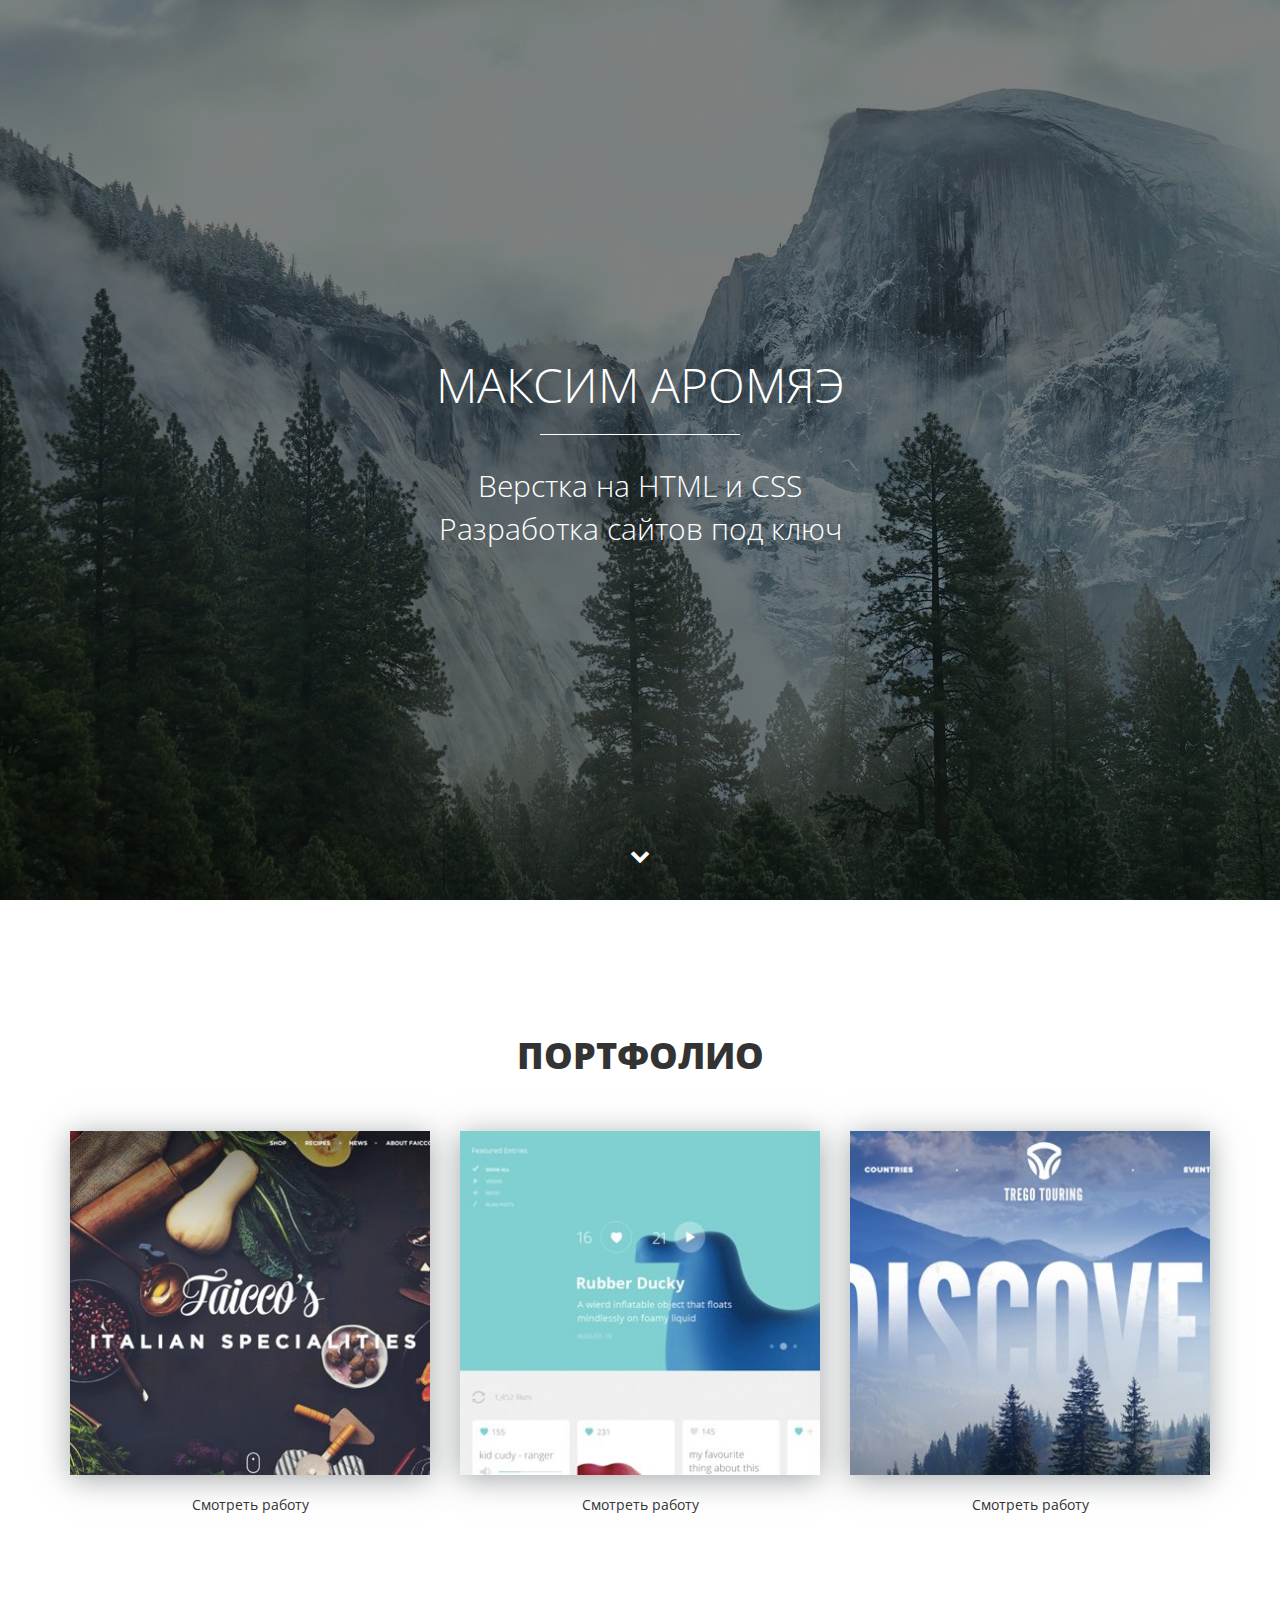
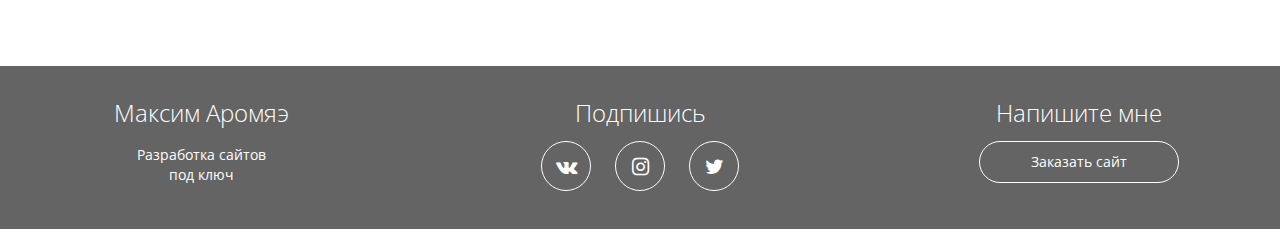
<file: index.html>
<!DOCTYPE html>
<html lang="ru">
  <head>
    <meta charset="utf-8">
    <meta http-equiv="X-UA-Compatible" content="IE=edge">
    <meta name="viewport" content="width=device-width, initial-scale=1">
    <meta property="og:url" content="">
    <meta property="og:type" content="website">
    <meta property="og:title" content="Артем Исламов - верстка сайтов на HTML и CSS">
    <meta property="og:image" content="">
    <meta property="og:description" content="Закажите разработку сайта без посредников от 5 990 рублей">
    <meta property="og:site_name" content="Портфолио верстальщика">
    <meta property="article:author" content="Артем Исламов">
    <title>Максим Аромяэ - Портфолио</title>
    <link href="css/bootstrap.min.css" rel="stylesheet">
    <link href="css/style.css" rel="stylesheet">
    <link rel="shortcut icon" type="image/x-icon" href="favicon.ico">
    <link href="https://fonts.googleapis.com/css?family=Open+Sans:400,700&amp;subset=cyrillic" rel="stylesheet">
    <link rel="stylesheet" href="css/fontello.css">
    <link rel="stylesheet" href="css/fontello-embedded.css">
    <link href="https://maarom.github.io/favicon.ico" type="image/x-icon"> 
    <link rel="shortcut icon" href="https://maarom.github.io/favicon.ico" type="image/x-icon"> 

    <!--[if lt IE 9]>
      <script src="https://oss.maxcdn.com/html5shiv/3.7.3/html5shiv.min.js"></script>
      <script src="https://oss.maxcdn.com/respond/1.4.2/respond.min.js"></script>
    <![endif]-->
  </head>
  <body>
  <div class="main">
    <div class="main-overlay"></div>
    <div class="wrapper">
      <div class="main-header">
        <h1>Максим Аромяэ</h1>
        <div class="main-line"></div>
        <p>Верстка на HTML и CSS<br>Разработка сайтов под ключ</p>
     </div>
    </div>
    <a href="#portfolio" class="main-down slowly"><i class="icon-down"></i></a>
  </div>
  <div class="portfolio" id ="portfolio">
    <div class="container">
      <h2 class="section-header">
        Портфолио
      </h2>
      <div class="row">
        <div class="col-md-4">
          <div class="portfolio-block">
            <img src="img/portfolio/1.jpg" alt="Работа №1">
          <a data-toggle="modal" data-work='work-1' href="#work">Смотреть работу</a>
        </div>
        </div>
        <div class="col-md-4">
          <div class="portfolio-block">
            <img src="img/portfolio/2.jpg" alt="Работа №2">
            <a data-toggle="modal" data-work='work-2' href="#work">Смотреть работу</a>
          </div>
        </div>
        <div class="col-md-4">
          <div class="portfolio-block">
            <img src="img/portfolio/3.jpg" alt="Работа №3">

            <a data-toggle="modal" data-work='work-3' href="#work">Смотреть работу</a>
          </div>
        </div>
      </div>
    </div>
  </div>
  <div class="footer">
    <div class="container">
    <div class="row">
      <div class="col-md-3">
      <strong>Максим Аромяэ</strong>
      <p>Разработка сайтов<br> под ключ</p>
      </div>
      <div class="col-md-6">
        <strong>Подпишись</strong>
        <div class="social-links">
          <a href="https://vk.com/m.aromae"><i class="icon-vk"></i></a>
          <a href="https://www.instagram.com/lmpulseee/"><i class="icon-instagram"></i></a>
          <a href="https://twitter.com/"><i class="icon-twitter"></i></a>
        </div>
      </div>
      <div class="col-md-3"><strong>Напишите мне</strong><a href="https://vk.me/m.aromae" class="offer-btn">Заказать сайт</a></div>
    </div>
    </div>
  </div>
  <!-- Modal -->
<div class="modal fade" id="work" role="dialog">
  <div class="modal-dialog" role="document">
    <div class="modal-content">
      <div class="modal-header">
        <button type="button" class="close" data-dismiss="modal" aria-label="Close"><span aria-hidden="true">&times;</span></button>
        <h4 class="modal-title">Описание</h4>
      </div>
      <div class="modal-body">
       
      </div>
      <div class="modal-footer">
      </div>
    </div>
  </div>
</div>

    <!-- jQuery (necessary for Bootstrap's JavaScript plugins) -->
    <script src="https://ajax.googleapis.com/ajax/libs/jquery/1.12.4/jquery.min.js"></script>
    <script src="js/bootstrap.min.js"></script>
    <script>
      $(function() {
        var link = $('a[data-toggle="modal"]');
        link.on('click',function(event){
          var work = $(this).attr('data-work');
          var modal = $('.modal');
          modal.find('.modal-body').load(work+'.html');
        });
      });
    </script>
    <script>
      $(document).ready(function(){
        $(".slowly").on("click", function(event){
          event.preventDefault();
          var id = $(this).attr('href'),
          top = $(id).offset().top;
          $('body,html').animate({scrollTop: top}, 800);
        });
      });
    </script>
  </body>
</html>
</file>
<file: css/style.css>
body {
	font-family: 'Open Sans', sans-serif;
}
html{
	font-size: 10px;
}
a:active, a:focus, a:visited {
	text-decoration: none;
	outline: none;
}
.wrapper {
	display:table-cell;
	vertical-align:middle;
}
.main {

	position: relative;
	display:table;
	text-align: center;
	background-color: black;
	color: #fff;
	width: 100%;
	height: 100vh;
	background: #000 url(../img/main-bg.jpg) center center no-repeat;
}
.main-overlay {
	z-index: 1;
	height: 100%;
	width: 100%;
	position: absolute;
	background: rgba(0,0,0,0.5);
}
.main p {
	font-size: 3rem;
	font-weight: 300;
}
.main-header {
	position: relative;
	z-index: 2;
}
.main h1 {
	margin-bottom: 1.4rem;
	font-weight: 300;
	text-transform: uppercase;
	font-size: 4.8rem;
}
.main-line {
	height: 1px;
	width: 200px;
	background-color: #fff;
	margin: 0 auto;
}
.main-down {
	position: absolute;
	bottom: 2rem;
	color: #fff;
	z-index: 3;
	display: inline-block;
	font-size: 2rem;
	width: 50px;
	height: 50px;
	border-radius: 50%;
	line-height: 50px;
	border:1px solid transparent;
	left: 50%;
	margin-left: -25px;
	transition: 0.2s;
}
.main-down:hover {
color: #fff;
border-color: #fff;
}
/* Section with Portfolio */
.portfolio {
	padding: 10rem 0px;
	text-align: center;
}
.section-header {
	text-transform: uppercase;
	font-weight: 800;
	font-size: 3.6rem;
	margin-bottom: 5rem;
}
.portfolio img {
	width: 100%;
	max-width: 360px;
	box-shadow: 0px 4px 29px 0px rgba(87, 92, 97, 0.54)
}
.portfolio a{
	display: block;
	margin: 2rem auto 5rem;
	color:#333;
	border-bottom: 1px solid transparent;
	width: 12rem;

}
.portfolio a:hover{
	text-decoration: none;
	border-bottom: 1px dotted #333;
}
/* Footer */
.footer{
	background-color: #646464;
	text-align: center;
	color:#fff;
	padding: 3rem 0;
}
.footer strong {
	font-weight: 300;
	font-size: 2.4rem;
}
.social-links{
	margin-top: 1rem;
}
.social-links a {
	width: 5rem;
	height: 5rem;
	line-height: 5rem;
	display: inline-block;
	color:#fff;
	border: solid 1px #fff;
	border-radius: 50%;
	margin-left: 1rem;
	margin-right: 1rem;
	font-size: 2rem;
	transition: 0.2s;
}
.social-links a:hover {
	background-color: #fff;
	color:#646464;
}
.offer-btn {
	display: block;
	width: 80%;
	max-width: 200px;
	margin: 1rem auto;
	border:1px solid #fff;
	padding-top: 1rem;
	padding-bottom: 1rem;
	color: #fff;
	border-radius: 100px;
	transition: 0.2s;
}
.offer-btn:hover {
	background-color: #fff;
	color: #646464;
	text-decoration: none;
}
.modal img {
	width: 100%;
}
.modal-title {
	font-size: 2rem;
	font-weight: 800;
}
.close {
	background-color: transparent;
	border: none;
	font-size: 2.5rem;
	position: absolute;
	right: 2rem;
	top: 1rem;
}
.modal-btn {
	display: inline-block;
	padding:10px 20px;
	border: 1px solid #333;
	color: #333;
	border-radius: 5px;
}
.modal-btn:hover {
	background-color: #333;
	text-decoration: none;
	color:#fff;
}
@media (min-width: 0px) and (max-width: 780px) {
html {
	font-size: 7px;
}
.footer strong {
	margin: 2rem;
	display:inline-block;
}
.portfolio a{
	width: 20rem;
}
}
</file>
<file: css/fontello.css>
@font-face {
  font-family: 'fontello';
  src: url('../font/fontello.eot?97479850');
  src: url('../font/fontello.eot?97479850#iefix') format('embedded-opentype'),
       url('../font/fontello.woff2?97479850') format('woff2'),
       url('../font/fontello.woff?97479850') format('woff'),
       url('../font/fontello.ttf?97479850') format('truetype'),
       url('../font/fontello.svg?97479850#fontello') format('svg');
  font-weight: normal;
  font-style: normal;
}
/* Chrome hack: SVG is rendered more smooth in Windozze. 100% magic, uncomment if you need it. */
/* Note, that will break hinting! In other OS-es font will be not as sharp as it could be */
/*
@media screen and (-webkit-min-device-pixel-ratio:0) {
  @font-face {
    font-family: 'fontello';
    src: url('../font/fontello.svg?97479850#fontello') format('svg');
  }
}
*/
 
 [class^="icon-"]:before, [class*=" icon-"]:before {
  font-family: "fontello";
  font-style: normal;
  font-weight: normal;
  speak: none;
 
  display: inline-block;
  text-decoration: inherit;
  width: 1em;
  margin-right: .2em;
  text-align: center;
  /* opacity: .8; */
 
  /* For safety - reset parent styles, that can break glyph codes*/
  font-variant: normal;
  text-transform: none;
 
  /* fix buttons height, for twitter bootstrap */
  line-height: 1em;
 
  /* Animation center compensation - margins should be symmetric */
  /* remove if not needed */
  margin-left: .2em;
 
  /* you can be more comfortable with increased icons size */
  /* font-size: 120%; */
 
  /* Font smoothing. That was taken from TWBS */
  -webkit-font-smoothing: antialiased;
  -moz-osx-font-smoothing: grayscale;
 
  /* Uncomment for 3D effect */
  /* text-shadow: 1px 1px 1px rgba(127, 127, 127, 0.3); */
}
 
.icon-down:before { content: '\e800'; } /* '' */
.icon-twitter:before { content: '\f099'; } /* '' */
.icon-instagram:before { content: '\f16d'; } /* '' */
.icon-vk:before { content: '\f189'; } /* '' */
</file>
<file: css/fontello-embedded.css>
@font-face {
  font-family: 'fontello';
  src: url('../font/fontello.eot?46788622');
  src: url('../font/fontello.eot?46788622#iefix') format('embedded-opentype'),
       url('../font/fontello.svg?46788622#fontello') format('svg');
  font-weight: normal;
  font-style: normal;
}
@font-face {
  font-family: 'fontello';
  src: url('[data-uri]') format('woff'),
       url('[data-uri]') format('truetype');
}
/* Chrome hack: SVG is rendered more smooth in Windozze. 100% magic, uncomment if you need it. */
/* Note, that will break hinting! In other OS-es font will be not as sharp as it could be */
/*
@media screen and (-webkit-min-device-pixel-ratio:0) {
  @font-face {
    font-family: 'fontello';
    src: url('../font/fontello.svg?46788622#fontello') format('svg');
  }
}
*/
 
 [class^="icon-"]:before, [class*=" icon-"]:before {
  font-family: "fontello";
  font-style: normal;
  font-weight: normal;
  speak: none;
 
  display: inline-block;
  text-decoration: inherit;
  width: 1em;
  margin-right: .2em;
  text-align: center;
  /* opacity: .8; */
 
  /* For safety - reset parent styles, that can break glyph codes*/
  font-variant: normal;
  text-transform: none;
     
  /* fix buttons height, for twitter bootstrap */
  line-height: 1em;
 
  /* Animation center compensation - margins should be symmetric */
  /* remove if not needed */
  margin-left: .2em;
 
  /* you can be more comfortable with increased icons size */
  /* font-size: 120%; */
 
  /* Uncomment for 3D effect */
  /* text-shadow: 1px 1px 1px rgba(127, 127, 127, 0.3); */
}
.icon-down:before { content: '\e800'; } /* '' */
.icon-twitter:before { content: '\f099'; } /* '' */
.icon-instagram:before { content: '\f16d'; } /* '' */
.icon-vk:before { content: '\f189'; } /* '' */
</file>
